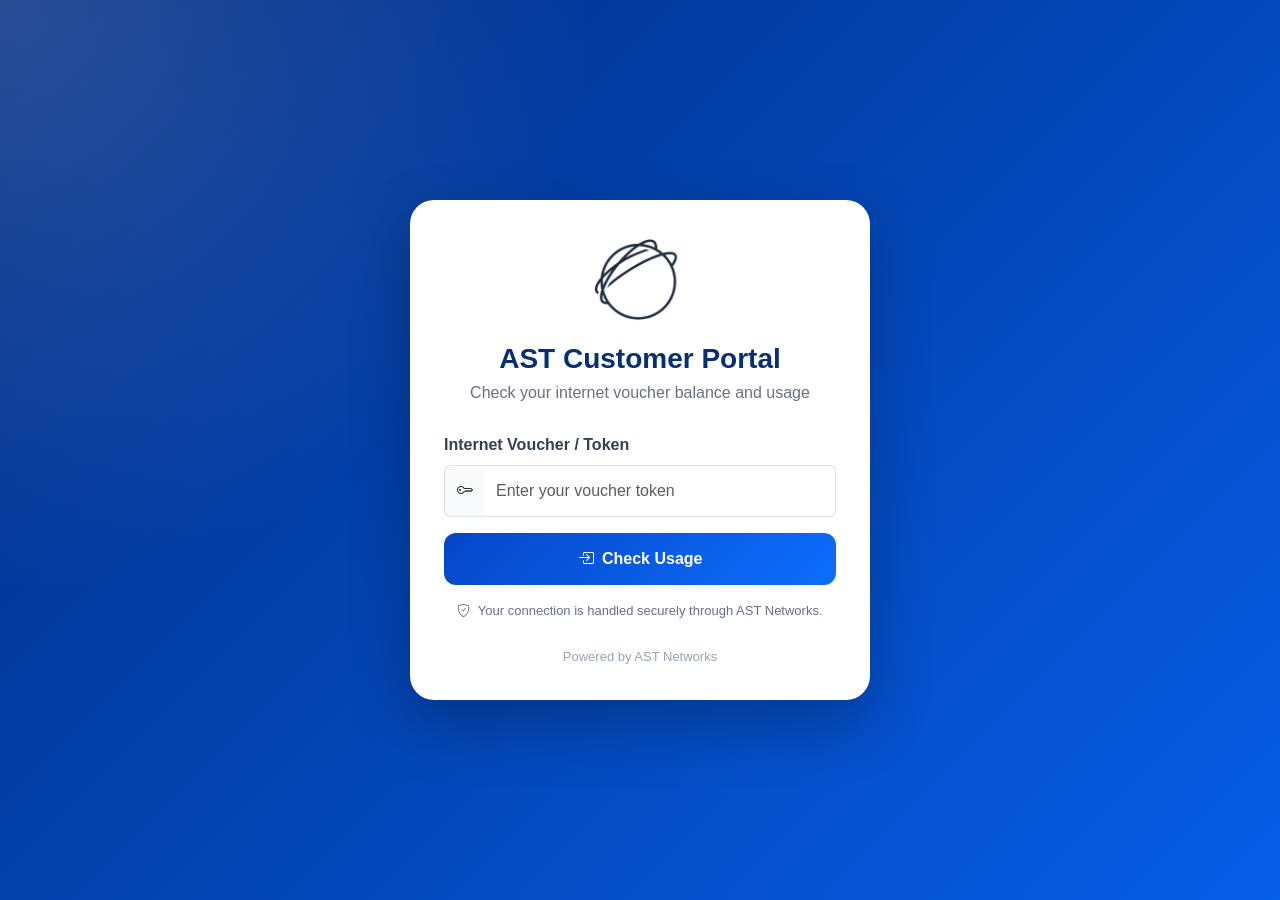
<file: index.html>
<!doctype html>
<html lang="en">
<head>
  <meta charset="UTF-8">
  <meta
    name="viewport"
    content="width=device-width, initial-scale=1.0"
  >

  <title>AST Customer Portal</title>

  <link
    href="https://cdn.jsdelivr.net/npm/bootstrap@5.3.3/dist/css/bootstrap.min.css"
    rel="stylesheet"
  >

  <link
    href="https://cdn.jsdelivr.net/npm/bootstrap-icons@1.11.3/font/bootstrap-icons.min.css"
    rel="stylesheet"
  >

  <style>
    * {
      box-sizing: border-box;
    }

    body {
      min-height: 100vh;
      margin: 0;
      font-family: Arial, Helvetica, sans-serif;
      background:
        radial-gradient(
          circle at top left,
          rgba(255, 255, 255, 0.16),
          transparent 38%
        ),
        linear-gradient(135deg, #002b80, #075ee8);
      display: flex;
      align-items: center;
      justify-content: center;
      padding: 24px;
    }

    .login-card {
      width: 100%;
      max-width: 460px;
      background: #ffffff;
      border: 0;
      border-radius: 24px;
      padding: 34px;
      box-shadow: 0 24px 60px rgba(0, 0, 0, 0.26);
    }

    .logo {
      width: 92px;
      height: 92px;
      object-fit: contain;
      margin-bottom: 16px;
    }

    .portal-title {
      color: #082f73;
      font-weight: 700;
      margin-bottom: 6px;
    }

    .portal-subtitle {
      color: #667085;
      margin-bottom: 28px;
    }

    .form-label {
      color: #344054;
      font-weight: 600;
    }

    .input-group-text {
      background: #f8fafc;
      border-right: 0;
    }

    .form-control {
      min-height: 52px;
      border-left: 0;
    }

    .form-control:focus {
      box-shadow: none;
      border-color: #86b7fe;
    }

    .login-button {
      min-height: 52px;
      border: 0;
      border-radius: 12px;
      background: linear-gradient(135deg, #0646c7, #0d6efd);
      font-weight: 700;
    }

    .login-button:hover {
      background: linear-gradient(135deg, #043ba8, #0757d4);
    }

    .message-box {
      display: none;
      margin-top: 18px;
    }

    .footer-text {
      color: #98a2b3;
      font-size: 13px;
      text-align: center;
      margin-top: 26px;
      margin-bottom: 0;
    }

    .security-note {
      color: #667085;
      font-size: 13px;
      margin-top: 16px;
      text-align: center;
    }

    @media (max-width: 576px) {
      body {
        padding: 15px;
      }

      .login-card {
        padding: 26px 20px;
        border-radius: 20px;
      }
    }
  </style>
</head>

<body>

  <main class="login-card">

    <div class="text-center">
      <img
        src="images/logo.png"
        alt="AST Networks"
        class="logo"
        onerror="this.style.display='none'"
      >

      <h1 class="portal-title h3">
        AST Customer Portal
      </h1>

      <p class="portal-subtitle">
        Check your internet voucher balance and usage
      </p>
    </div>

    <form id="loginForm" novalidate>

      <label for="tokenInput" class="form-label">
        Internet Voucher / Token
      </label>

      <div class="input-group mb-3">
        <span class="input-group-text">
          <i class="bi bi-key"></i>
        </span>

        <input
          type="text"
          id="tokenInput"
          class="form-control"
          placeholder="Enter your voucher token"
          autocomplete="off"
          inputmode="numeric"
          maxlength="50"
          required
        >
      </div>

      <button
        type="submit"
        id="loginButton"
        class="btn btn-primary login-button w-100"
      >
        <span id="buttonText">
          <i class="bi bi-box-arrow-in-right me-1"></i>
          Check Usage
        </span>

        <span
          id="buttonLoading"
          class="d-none"
        >
          <span
            class="spinner-border spinner-border-sm me-2"
            aria-hidden="true"
          ></span>
          Checking token...
        </span>
      </button>

      <div
        id="messageBox"
        class="alert message-box"
        role="alert"
      ></div>

    </form>

    <p class="security-note">
      <i class="bi bi-shield-check me-1"></i>
      Your connection is handled securely through AST Networks.
    </p>

    <p class="footer-text">
      Powered by AST Networks
    </p>

  </main>

  <script>
    const API_URL =
      "https://oracxulqmnijwjsfjrre.supabase.co/functions/v1/rapid-endpoint";

    const loginForm = document.getElementById("loginForm");
    const tokenInput = document.getElementById("tokenInput");
    const loginButton = document.getElementById("loginButton");
    const buttonText = document.getElementById("buttonText");
    const buttonLoading = document.getElementById("buttonLoading");
    const messageBox = document.getElementById("messageBox");

    loginForm.addEventListener("submit", async function (event) {
      event.preventDefault();

      const token = tokenInput.value.trim();

      hideMessage();

      if (!token) {
        showMessage(
          "Please enter your internet voucher token.",
          "warning"
        );

        tokenInput.focus();
        return;
      }

      setLoading(true);

      try {
        const requestUrl =
          `${API_URL}?token=${encodeURIComponent(token)}`;

        const response = await fetch(requestUrl, {
          method: "GET",
          headers: {
            "Accept": "application/json"
          }
        });

        let result;

        try {
          result = await response.json();
        } catch {
          throw new Error(
            "The server returned an invalid response."
          );
        }

        if (!response.ok || result.success !== true) {
          throw new Error(
            result.message ||
            "Voucher token was not found."
          );
        }

        if (result.valid === false) {
          throw new Error(
            "This voucher token is not valid."
          );
        }

        if (result.expired === true) {
          throw new Error(
            "This voucher token has expired."
          );
        }

        sessionStorage.setItem(
          "ast_customer_token",
          token
        );

        sessionStorage.setItem(
          "ast_token_data",
          JSON.stringify(result)
        );

        window.location.href = "dashboard.html";

      } catch (error) {
        console.error("Token lookup failed:", error);

        showMessage(
          error.message ||
          "Unable to check the voucher. Please try again.",
          "danger"
        );

      } finally {
        setLoading(false);
      }
    });

    function setLoading(isLoading) {
      loginButton.disabled = isLoading;
      tokenInput.disabled = isLoading;

      buttonText.classList.toggle("d-none", isLoading);
      buttonLoading.classList.toggle("d-none", !isLoading);
    }

    function showMessage(message, type) {
      messageBox.textContent = message;
      messageBox.className =
        `alert alert-${type} message-box`;

      messageBox.style.display = "block";
    }

    function hideMessage() {
      messageBox.style.display = "none";
      messageBox.textContent = "";
    }
  </script>

</body>
</html>
</file>
